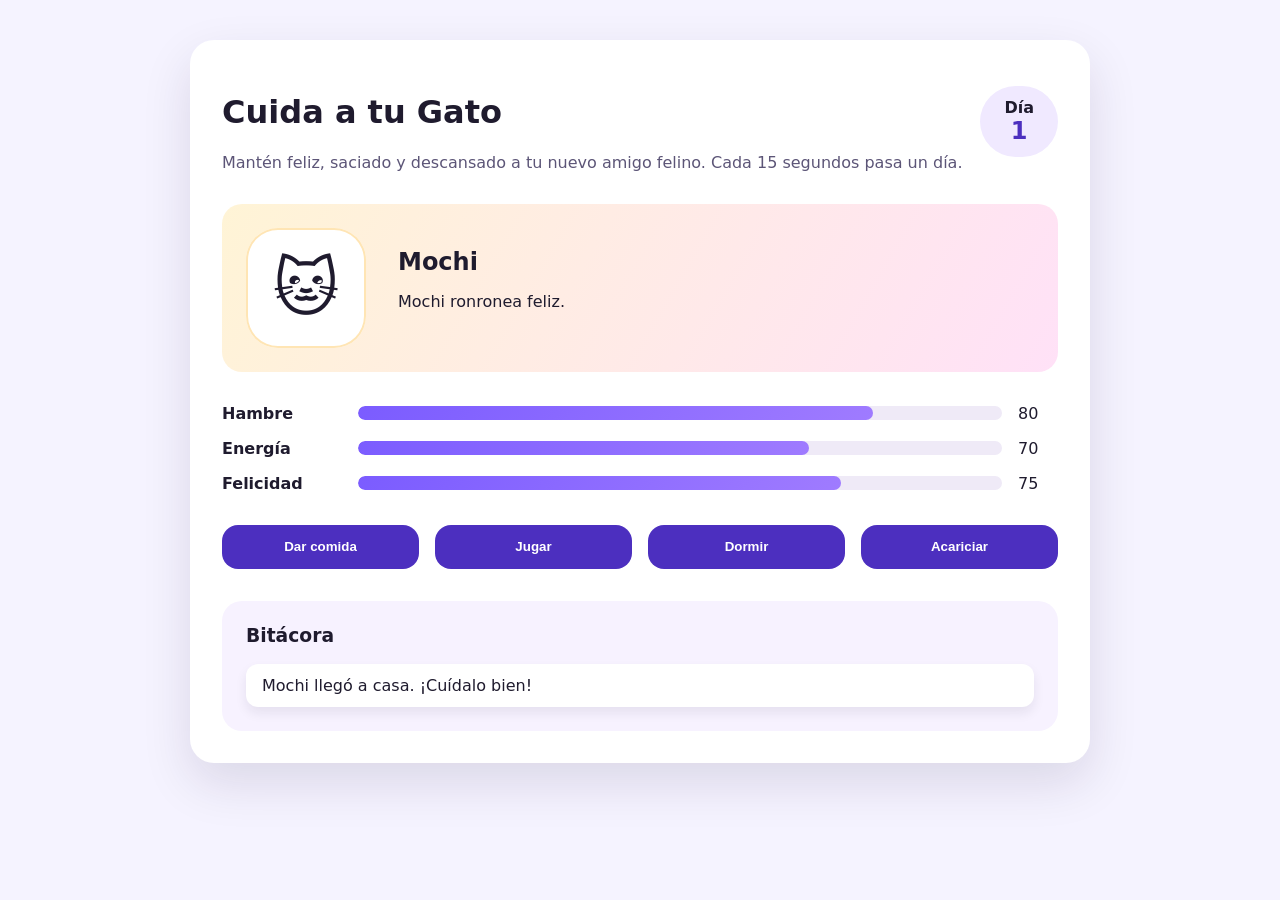
<file: index.html>
<!doctype html>
<html lang="es">
  <head>
    <meta charset="utf-8" />
    <meta name="viewport" content="width=device-width, initial-scale=1" />
    <title>Cuida a tu Gato</title>
    <link rel="stylesheet" href="style.css" />
  </head>
  <body>
    <main class="game">
      <header class="game__header">
        <div>
          <h1>Cuida a tu Gato</h1>
          <p class="subtitle">Mantén feliz, saciado y descansado a tu nuevo amigo felino. Cada 15 segundos pasa un día.</p>
        </div>
        <div class="time">
          <span>Día</span>
          <strong id="day">1</strong>
        </div>
      </header>

      <section class="cat">
        <div class="cat__avatar" id="catAvatar" aria-hidden="true">🐱</div>
        <div class="cat__status">
          <h2 id="catName">Mochi</h2>
          <p id="catMood">¡Listo para jugar!</p>
        </div>
      </section>

      <section class="stats">
        <div class="stat">
          <div class="stat__label">Hambre</div>
          <div class="stat__bar">
            <div class="stat__fill" id="hungerFill"></div>
          </div>
          <span id="hungerValue">80</span>
        </div>
        <div class="stat">
          <div class="stat__label">Energía</div>
          <div class="stat__bar">
            <div class="stat__fill" id="energyFill"></div>
          </div>
          <span id="energyValue">70</span>
        </div>
        <div class="stat">
          <div class="stat__label">Felicidad</div>
          <div class="stat__bar">
            <div class="stat__fill" id="happinessFill"></div>
          </div>
          <span id="happinessValue">75</span>
        </div>
      </section>

      <section class="actions">
        <button type="button" data-action="feed">Dar comida</button>
        <button type="button" data-action="play">Jugar</button>
        <button type="button" data-action="rest">Dormir</button>
        <button type="button" data-action="clean">Acariciar</button>
      </section>

      <section class="log" aria-live="polite">
        <h3>Bitácora</h3>
        <ul id="logList"></ul>
      </section>
    </main>

    <script src="script.js"></script>
  </body>
</html>
</file>
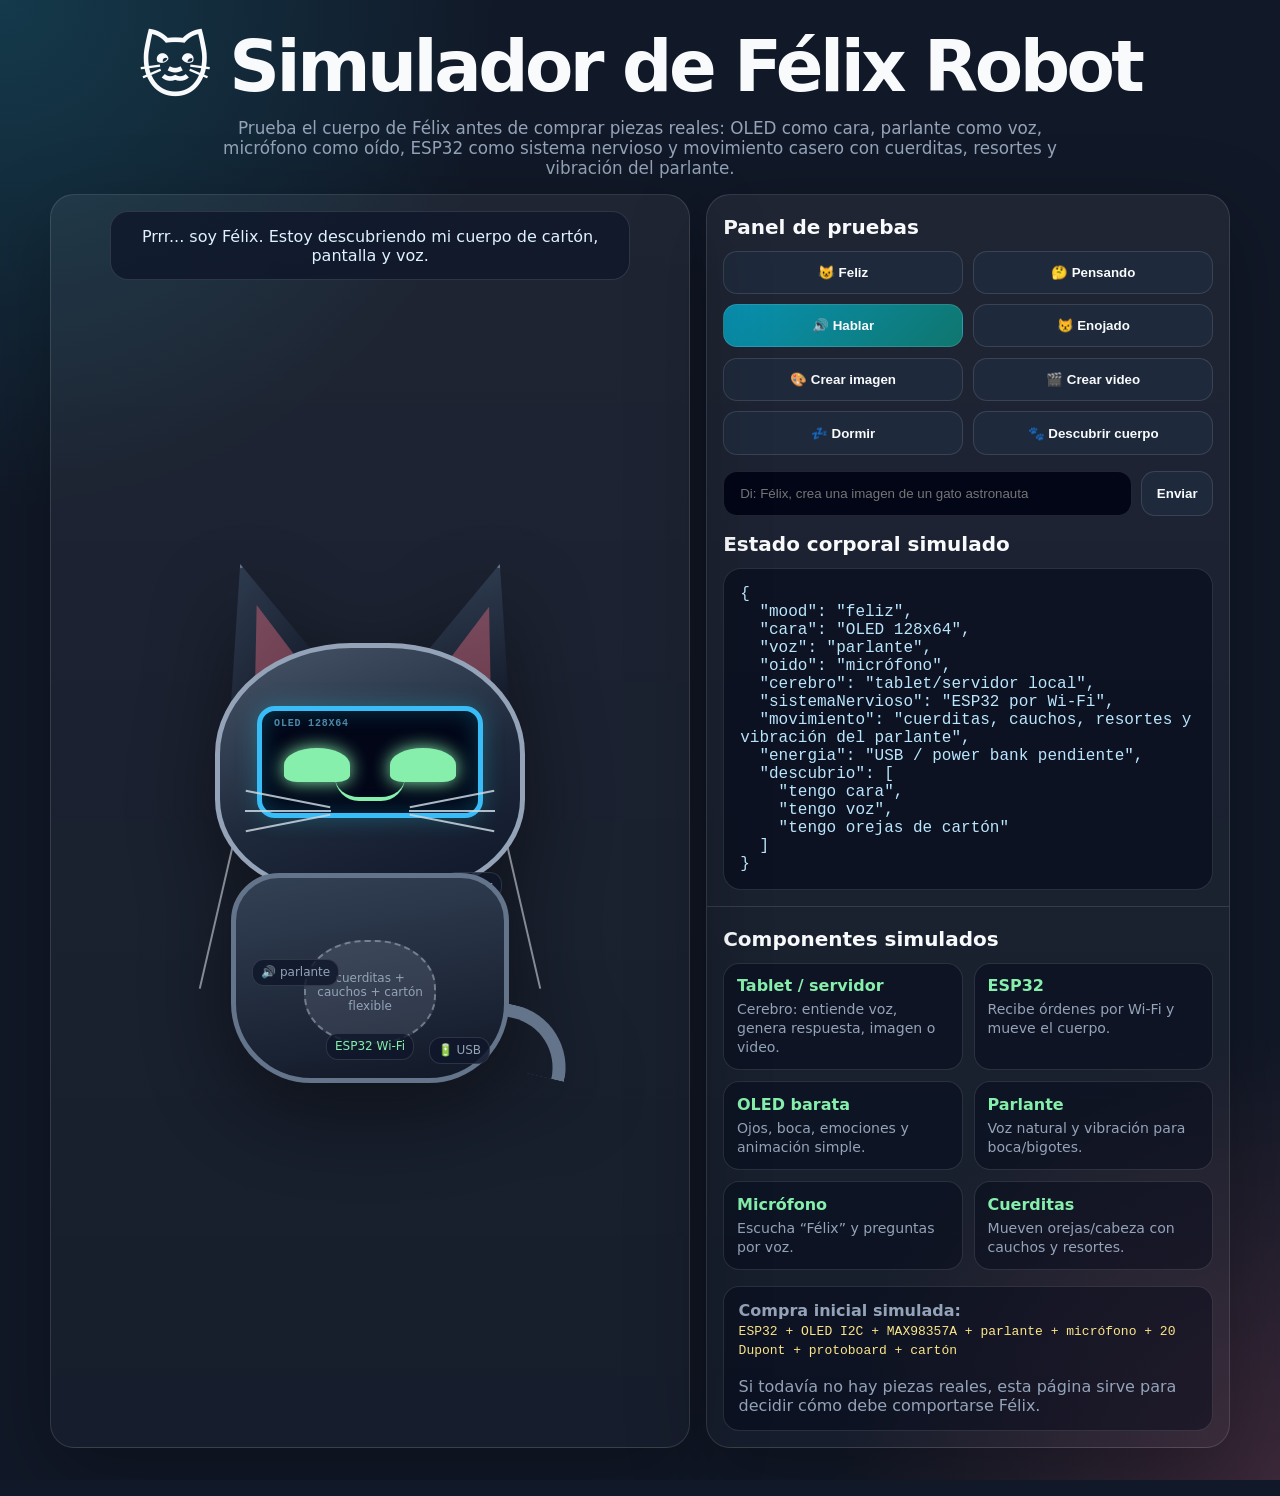
<file: felix_robot_simulator.html>
<!doctype html>
<html lang="es">
<head>
  <meta charset="utf-8" />
  <meta name="viewport" content="width=device-width, initial-scale=1" />
  <title>Simulador Robot GatoGPT Félix</title>
  <style>
    :root {
      color-scheme: dark;
      --bg: #111827;
      --panel: #172033;
      --panel-2: #0f172a;
      --cyan: #22d3ee;
      --pink: #fb7185;
      --yellow: #facc15;
      --green: #86efac;
      --muted: #94a3b8;
      --text: #f8fafc;
      --line: rgba(255,255,255,.12);
    }

    * { box-sizing: border-box; }

    body {
      margin: 0;
      min-height: 100vh;
      font-family: Inter, ui-sans-serif, system-ui, -apple-system, BlinkMacSystemFont, "Segoe UI", sans-serif;
      background:
        radial-gradient(circle at top left, rgba(34, 211, 238, .18), transparent 32rem),
        radial-gradient(circle at bottom right, rgba(251, 113, 133, .18), transparent 28rem),
        var(--bg);
      color: var(--text);
    }

    header {
      padding: 2rem 1rem 1rem;
      text-align: center;
    }

    h1 {
      margin: 0;
      font-size: clamp(2rem, 6vw, 4.4rem);
      line-height: 1;
      letter-spacing: -.05em;
    }

    header p {
      max-width: 850px;
      margin: 1rem auto 0;
      color: var(--muted);
      font-size: 1.05rem;
    }

    main {
      display: grid;
      grid-template-columns: minmax(300px, 1.1fr) minmax(320px, .9fr);
      gap: 1rem;
      width: min(1180px, calc(100% - 2rem));
      margin: 0 auto 2rem;
    }

    .card {
      background: linear-gradient(180deg, rgba(255,255,255,.06), rgba(255,255,255,.025));
      border: 1px solid var(--line);
      border-radius: 24px;
      box-shadow: 0 24px 80px rgba(0,0,0,.28);
      overflow: hidden;
    }

    .stage {
      position: relative;
      display: grid;
      place-items: center;
      min-height: 660px;
      padding: 2rem 1rem;
    }

    .robot {
      position: relative;
      width: min(430px, 88vw);
      height: 560px;
      filter: drop-shadow(0 26px 42px rgba(0,0,0,.45));
    }

    .ear {
      position: absolute;
      top: 16px;
      width: 116px;
      height: 145px;
      background: linear-gradient(145deg, #334155, #111827);
      border: 4px solid #64748b;
      clip-path: polygon(50% 0, 100% 100%, 0 100%);
      transform-origin: bottom center;
      transition: transform .45s ease;
    }

    .ear::after {
      content: "";
      position: absolute;
      left: 31px;
      top: 40px;
      width: 52px;
      height: 75px;
      background: rgba(251, 113, 133, .38);
      clip-path: polygon(50% 0, 100% 100%, 0 100%);
    }

    .ear.left { left: 72px; transform: rotate(-18deg); }
    .ear.right { right: 72px; transform: rotate(18deg); }

    .head {
      position: absolute;
      top: 102px;
      left: 50%;
      width: 310px;
      height: 252px;
      transform: translateX(-50%);
      background: linear-gradient(160deg, #475569, #1e293b 56%, #0f172a);
      border: 5px solid #94a3b8;
      border-radius: 44% 44% 38% 38%;
      transition: transform .35s ease;
    }

    .oled {
      position: absolute;
      left: 50%;
      top: 58px;
      transform: translateX(-50%);
      width: 226px;
      height: 112px;
      background: #020617;
      border: 5px solid #38bdf8;
      border-radius: 18px;
      box-shadow: inset 0 0 24px rgba(34, 211, 238, .24), 0 0 22px rgba(34, 211, 238, .28);
      overflow: hidden;
    }

    .oled::before {
      content: attr(data-label);
      position: absolute;
      left: 12px;
      top: 8px;
      color: rgba(125, 211, 252, .62);
      font: 700 10px/1 monospace;
      letter-spacing: .08em;
      text-transform: uppercase;
    }

    .eyes {
      position: absolute;
      inset: 34px 22px 28px;
      display: flex;
      justify-content: space-between;
      align-items: center;
    }

    .eye {
      width: 66px;
      height: 44px;
      border-radius: 50%;
      background: var(--cyan);
      box-shadow: 0 0 18px var(--cyan);
      transition: all .25s ease;
    }

    .mouth {
      position: absolute;
      left: 50%;
      bottom: 12px;
      width: 48px;
      height: 15px;
      border-bottom: 4px solid var(--cyan);
      border-radius: 0 0 50px 50px;
      transform: translateX(-50%);
      transition: all .25s ease;
    }

    .whiskers {
      position: absolute;
      left: 50%;
      bottom: 56px;
      width: 250px;
      transform: translateX(-50%);
      display: flex;
      justify-content: space-between;
      pointer-events: none;
    }

    .whiskers span {
      display: block;
      width: 86px;
      height: 2px;
      background: #cbd5e1;
      margin: 10px 0;
      opacity: .85;
    }

    .whiskers .left span:nth-child(1) { transform: rotate(11deg); }
    .whiskers .left span:nth-child(3) { transform: rotate(-11deg); }
    .whiskers .right span:nth-child(1) { transform: rotate(-11deg); }
    .whiskers .right span:nth-child(3) { transform: rotate(11deg); }

    .body {
      position: absolute;
      left: 50%;
      top: 332px;
      width: 278px;
      height: 210px;
      transform: translateX(-50%);
      background: linear-gradient(170deg, #334155, #111827);
      border: 5px solid #64748b;
      border-radius: 48px 48px 80px 80px;
      transition: transform .35s ease;
    }

    .belly {
      position: absolute;
      left: 50%;
      top: 62px;
      width: 132px;
      height: 104px;
      transform: translateX(-50%);
      background: rgba(148, 163, 184, .18);
      border: 2px dashed rgba(203, 213, 225, .42);
      border-radius: 46%;
      display: grid;
      place-items: center;
      color: var(--muted);
      font-size: .75rem;
      text-align: center;
      padding: .5rem;
    }

    .string {
      position: absolute;
      width: 2px;
      background: rgba(226, 232, 240, .55);
      transform-origin: top center;
    }

    .string.left { left: 82px; top: 282px; height: 170px; transform: rotate(13deg); }
    .string.right { right: 82px; top: 282px; height: 170px; transform: rotate(-13deg); }

    .tail {
      position: absolute;
      right: 18px;
      bottom: 46px;
      width: 120px;
      height: 64px;
      border: 13px solid #64748b;
      border-left: none;
      border-bottom: none;
      border-radius: 0 90px 0 0;
      transform-origin: left bottom;
      transition: transform .35s ease;
    }

    .speaker, .mic, .battery, .esp32 {
      position: absolute;
      border: 1px solid var(--line);
      background: rgba(15, 23, 42, .82);
      color: var(--muted);
      border-radius: 12px;
      padding: .35rem .5rem;
      font-size: .75rem;
    }

    .speaker { left: 16px; bottom: 92px; }
    .mic { right: 18px; top: 224px; }
    .battery { right: 14px; bottom: 14px; }
    .esp32 { left: 50%; bottom: 18px; transform: translateX(-50%); color: var(--green); }

    .speech {
      position: absolute;
      left: 50%;
      top: 16px;
      width: min(520px, calc(100% - 2rem));
      transform: translateX(-50%);
      padding: .9rem 1rem;
      border: 1px solid var(--line);
      border-radius: 18px;
      background: rgba(15,23,42,.78);
      color: #e0f2fe;
      text-align: center;
      min-height: 54px;
    }

    .controls {
      padding: 1rem;
    }

    .controls h2,
    .components h2 {
      margin: .2rem 0 .75rem;
      font-size: 1.25rem;
    }

    .buttons {
      display: grid;
      grid-template-columns: repeat(2, 1fr);
      gap: .65rem;
      margin-bottom: 1rem;
    }

    button {
      border: 1px solid var(--line);
      background: #1e293b;
      color: var(--text);
      border-radius: 14px;
      padding: .82rem .9rem;
      cursor: pointer;
      font-weight: 700;
      transition: transform .16s ease, background .16s ease, border-color .16s ease;
    }

    button:hover { transform: translateY(-1px); border-color: rgba(34,211,238,.58); }
    button.primary { background: linear-gradient(135deg, #0891b2, #0f766e); }

    .chat-sim {
      display: grid;
      grid-template-columns: 1fr auto;
      gap: .6rem;
      margin: 1rem 0;
    }

    input {
      width: 100%;
      border: 1px solid var(--line);
      background: #020617;
      color: var(--text);
      border-radius: 14px;
      padding: .9rem 1rem;
      outline: none;
    }

    .state {
      background: rgba(2, 6, 23, .52);
      border: 1px solid var(--line);
      border-radius: 18px;
      padding: 1rem;
      font-family: ui-monospace, SFMono-Regular, Menlo, monospace;
      white-space: pre-wrap;
      color: #bae6fd;
      min-height: 160px;
    }

    .components {
      padding: 1rem;
      border-top: 1px solid var(--line);
    }

    .component-grid {
      display: grid;
      grid-template-columns: repeat(2, 1fr);
      gap: .7rem;
    }

    .part {
      background: rgba(2,6,23,.42);
      border: 1px solid var(--line);
      border-radius: 16px;
      padding: .8rem;
    }

    .part strong { display: block; color: var(--green); margin-bottom: .25rem; }
    .part span { color: var(--muted); font-size: .88rem; }

    .materials {
      margin-top: 1rem;
      background: rgba(2,6,23,.42);
      border: 1px solid var(--line);
      border-radius: 16px;
      padding: .9rem;
      color: var(--muted);
    }

    .materials code { color: #fde68a; }

    body[data-mood="happy"] .eye { height: 34px; border-radius: 50% 50% 20% 20%; background: var(--green); box-shadow: 0 0 18px var(--green); }
    body[data-mood="happy"] .mouth { width: 70px; height: 24px; border-color: var(--green); }
    body[data-mood="happy"] .tail { transform: rotate(13deg); }

    body[data-mood="thinking"] .eye { width: 50px; height: 50px; background: var(--yellow); box-shadow: 0 0 18px var(--yellow); }
    body[data-mood="thinking"] .head { transform: translateX(-50%) rotate(-3deg); }

    body[data-mood="angry"] .eye { height: 18px; border-radius: 6px; background: var(--pink); box-shadow: 0 0 18px var(--pink); }
    body[data-mood="angry"] .mouth { width: 58px; border-bottom: none; border-top: 4px solid var(--pink); border-radius: 50px 50px 0 0; }
    body[data-mood="angry"] .ear.left { transform: rotate(-34deg); }
    body[data-mood="angry"] .ear.right { transform: rotate(34deg); }

    body[data-mood="sleep"] .eye { height: 5px; border-radius: 8px; }
    body[data-mood="sleep"] .mouth { width: 34px; opacity: .6; }

    body[data-talking="true"] .mouth { animation: talk .18s infinite alternate; }
    body[data-talking="true"] .head { animation: bob .28s infinite alternate; }
    body[data-talking="true"] .whiskers { animation: buzz .08s infinite alternate; }
    body[data-talking="true"] .body { animation: bodyBuzz .12s infinite alternate; }

    body[data-creating="true"] .oled { animation: scan 1s linear infinite; }

    @keyframes talk {
      from { height: 9px; width: 38px; }
      to { height: 28px; width: 62px; }
    }

    @keyframes bob {
      from { transform: translateX(-50%) rotate(-1deg); }
      to { transform: translateX(-50%) rotate(1.5deg); }
    }

    @keyframes buzz {
      from { transform: translateX(-50%) translateY(-1px); }
      to { transform: translateX(-50%) translateY(1px); }
    }

    @keyframes bodyBuzz {
      from { transform: translateX(-50%) translateX(-1px); }
      to { transform: translateX(-50%) translateX(1px); }
    }

    @keyframes scan {
      0% { box-shadow: inset 0 -60px 20px rgba(34,211,238,.10), 0 0 24px rgba(34,211,238,.3); }
      50% { box-shadow: inset 0 20px 32px rgba(250,204,21,.20), 0 0 32px rgba(250,204,21,.35); }
      100% { box-shadow: inset 0 80px 20px rgba(34,211,238,.10), 0 0 24px rgba(34,211,238,.3); }
    }

    @media (max-width: 880px) {
      main { grid-template-columns: 1fr; }
      .stage { min-height: 610px; }
      .component-grid { grid-template-columns: 1fr; }
    }
  </style>
</head>
<body data-mood="happy" data-talking="false" data-creating="false">
  <header>
    <h1>🐱 Simulador de Félix Robot</h1>
    <p>Prueba el cuerpo de Félix antes de comprar piezas reales: OLED como cara, parlante como voz, micrófono como oído, ESP32 como sistema nervioso y movimiento casero con cuerditas, resortes y vibración del parlante.</p>
  </header>

  <main>
    <section class="card stage" aria-label="Simulación visual del robot Félix">
      <div class="speech" id="speech">Prrr... soy Félix. Estoy descubriendo mi cuerpo de cartón, pantalla y voz.</div>
      <div class="robot" aria-hidden="true">
        <div class="ear left"></div>
        <div class="ear right"></div>
        <div class="string left"></div>
        <div class="string right"></div>
        <div class="head">
          <div class="oled" id="oled" data-label="OLED 128x64">
            <div class="eyes"><div class="eye"></div><div class="eye"></div></div>
            <div class="mouth"></div>
          </div>
          <div class="whiskers">
            <div class="left"><span></span><span></span><span></span></div>
            <div class="right"><span></span><span></span><span></span></div>
          </div>
          <div class="mic">🎙️ mic</div>
        </div>
        <div class="tail"></div>
        <div class="body">
          <div class="belly">cuerditas + cauchos + cartón flexible</div>
          <div class="speaker">🔊 parlante</div>
          <div class="battery">🔋 USB</div>
          <div class="esp32">ESP32 Wi‑Fi</div>
        </div>
      </div>
    </section>

    <aside class="card">
      <div class="controls">
        <h2>Panel de pruebas</h2>
        <div class="buttons">
          <button onclick="setMode('happy')">😺 Feliz</button>
          <button onclick="setMode('thinking')">🤔 Pensando</button>
          <button onclick="speak()" class="primary">🔊 Hablar</button>
          <button onclick="setMode('angry')">😾 Enojado</button>
          <button onclick="createThing('imagen')">🎨 Crear imagen</button>
          <button onclick="createThing('video')">🎬 Crear video</button>
          <button onclick="setMode('sleep')">💤 Dormir</button>
          <button onclick="discoverBody()">🐾 Descubrir cuerpo</button>
        </div>

        <div class="chat-sim">
          <input id="command" placeholder="Di: Félix, crea una imagen de un gato astronauta" />
          <button onclick="runCommand()">Enviar</button>
        </div>

        <h2>Estado corporal simulado</h2>
        <div class="state" id="state"></div>
      </div>

      <div class="components">
        <h2>Componentes simulados</h2>
        <div class="component-grid">
          <div class="part"><strong>Tablet / servidor</strong><span>Cerebro: entiende voz, genera respuesta, imagen o video.</span></div>
          <div class="part"><strong>ESP32</strong><span>Recibe órdenes por Wi‑Fi y mueve el cuerpo.</span></div>
          <div class="part"><strong>OLED barata</strong><span>Ojos, boca, emociones y animación simple.</span></div>
          <div class="part"><strong>Parlante</strong><span>Voz natural y vibración para boca/bigotes.</span></div>
          <div class="part"><strong>Micrófono</strong><span>Escucha “Félix” y preguntas por voz.</span></div>
          <div class="part"><strong>Cuerditas</strong><span>Mueven orejas/cabeza con cauchos y resortes.</span></div>
        </div>

        <div class="materials">
          <strong>Compra inicial simulada:</strong><br />
          <code>ESP32 + OLED I2C + MAX98357A + parlante + micrófono + 20 Dupont + protoboard + cartón</code><br /><br />
          Si todavía no hay piezas reales, esta página sirve para decidir cómo debe comportarse Félix.
        </div>
      </div>
    </aside>
  </main>

  <script>
    const bodyState = {
      mood: 'feliz',
      cara: 'OLED 128x64',
      voz: 'parlante',
      oido: 'micrófono',
      cerebro: 'tablet/servidor local',
      sistemaNervioso: 'ESP32 por Wi‑Fi',
      movimiento: 'cuerditas, cauchos, resortes y vibración del parlante',
      energia: 'USB / power bank pendiente',
      descubrio: ['tengo cara', 'tengo voz', 'tengo orejas de cartón']
    };

    const speech = document.getElementById('speech');
    const state = document.getElementById('state');
    const command = document.getElementById('command');

    function updateState() {
      state.textContent = JSON.stringify(bodyState, null, 2);
    }

    function setMode(mode) {
      const labels = {
        happy: 'feliz',
        thinking: 'pensando',
        angry: 'enojado',
        sleep: 'dormido'
      };

      document.body.dataset.mood = mode;
      document.body.dataset.creating = 'false';
      bodyState.mood = labels[mode] || mode;

      const phrases = {
        happy: 'Prrr... mis ojos OLED brillan. Siento mis orejitas de cartón relajadas.',
        thinking: 'Mrrr... estoy pensando. Mi pantalla muestra concentración y mi cuerpo se queda quietico.',
        angry: 'Miau... mi cola imaginaria se mueve rápido. Estoy serio, pero sigo siendo tu amigo.',
        sleep: 'Zzz... apago mi movimiento y descanso mi cuerpito de cartón.'
      };

      speech.textContent = phrases[mode];
      updateState();
    }

    function speak() {
      document.body.dataset.talking = 'true';
      document.body.dataset.creating = 'false';
      bodyState.mood = 'hablando';
      bodyState.movimientoActual = 'boca OLED animada + bigotes vibrando + cabeza bamboleando';
      speech.textContent = 'Miau Luciano, estoy hablando desde mi parlante. Mi boca se mueve en la OLED y mi cuerpo vibra suave.';
      updateState();

      setTimeout(() => {
        document.body.dataset.talking = 'false';
        bodyState.movimientoActual = 'reposo';
        updateState();
      }, 3200);
    }

    function createThing(kind) {
      document.body.dataset.mood = 'thinking';
      document.body.dataset.creating = 'true';
      bodyState.mood = `creando ${kind}`;
      bodyState.movimientoActual = 'pantalla escaneando + cuerpo quieto';
      speech.textContent = `Mrrr... recibí la orden de crear un ${kind}. Mi cerebro en la tablet trabaja y el ESP32 muestra que estoy procesando.`;
      updateState();

      setTimeout(() => {
        document.body.dataset.creating = 'false';
        document.body.dataset.mood = 'happy';
        bodyState.mood = 'feliz';
        bodyState.movimientoActual = `${kind} terminado`;
        speech.textContent = `Listo, miau. Terminé de simular la creación de ${kind}. En el robot real lo mostraría en pantalla o avisaría por voz.`;
        updateState();
      }, 3600);
    }

    function discoverBody() {
      const discoveries = [
        'descubrí que mi voz sale del parlante',
        'descubrí que mi cara vive en la OLED',
        'descubrí que mis orejas pueden moverse con cuerditas',
        'descubrí que mi ESP32 es como mi sistema nervioso',
        'descubrí que mi cerebro puede estar en una tablet por Wi‑Fi'
      ];
      const next = discoveries.find(item => !bodyState.descubrio.includes(item)) || 'ya conozco las partes principales de mi cuerpo';
      if (!bodyState.descubrio.includes(next)) bodyState.descubrio.push(next);
      speech.textContent = `🐾 ${next}. Prrr... cada prueba me ayuda a entender mi cuerpo.`;
      document.body.dataset.mood = 'thinking';
      updateState();
    }

    function runCommand() {
      const text = command.value.trim().toLowerCase();
      if (!text) return;

      if (text.includes('crea una imagen') || text.includes('crear una imagen')) {
        createThing('imagen');
      } else if (text.includes('crea un video') || text.includes('crear un video')) {
        createThing('video');
      } else if (text.includes('felix') || text.includes('félix')) {
        speak();
      } else if (text.includes('duerme')) {
        setMode('sleep');
      } else if (text.includes('enoj')) {
        setMode('angry');
      } else {
        document.body.dataset.mood = 'thinking';
        speech.textContent = 'Miau... escuché el comando, pero todavía estoy aprendiendo a conectarlo con mi cuerpo.';
        bodyState.ultimoComando = command.value;
        updateState();
      }
      command.value = '';
    }

    command.addEventListener('keydown', event => {
      if (event.key === 'Enter') runCommand();
    });

    updateState();
  </script>
</body>
</html>
</file>
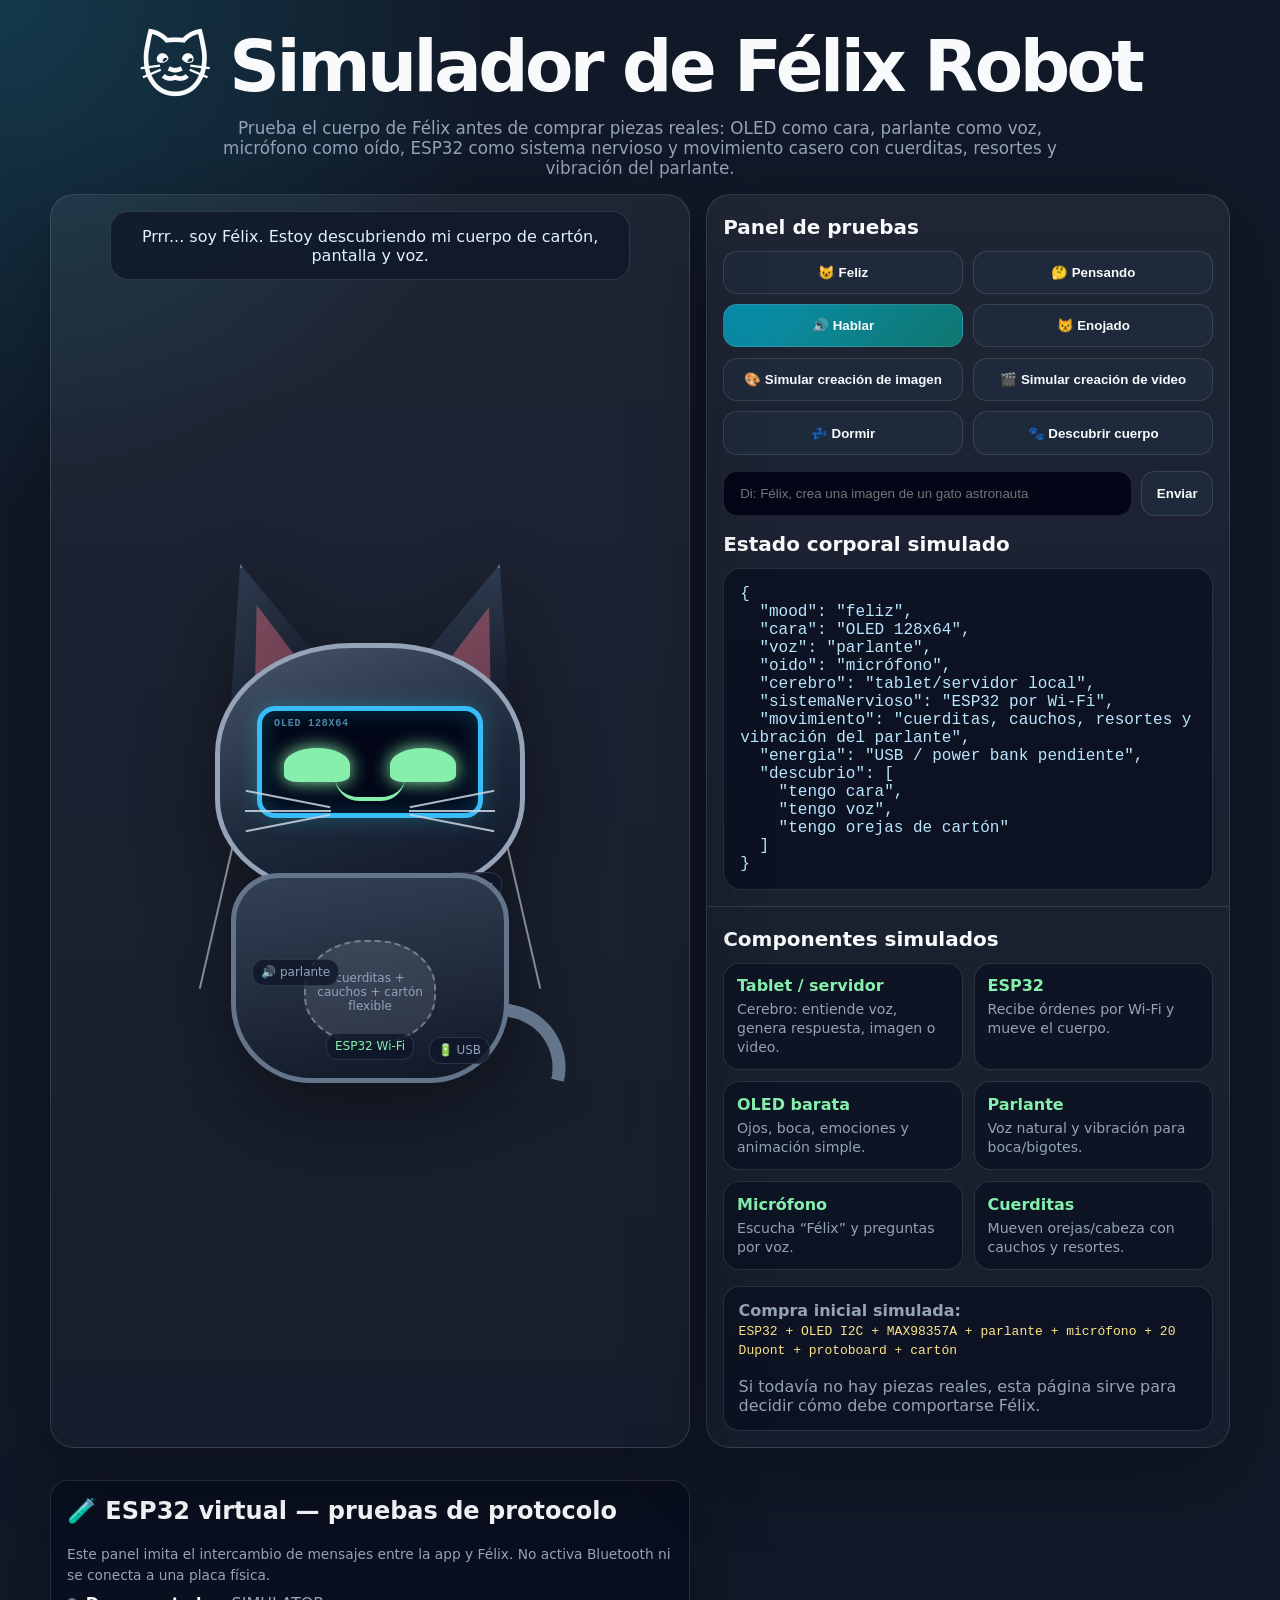
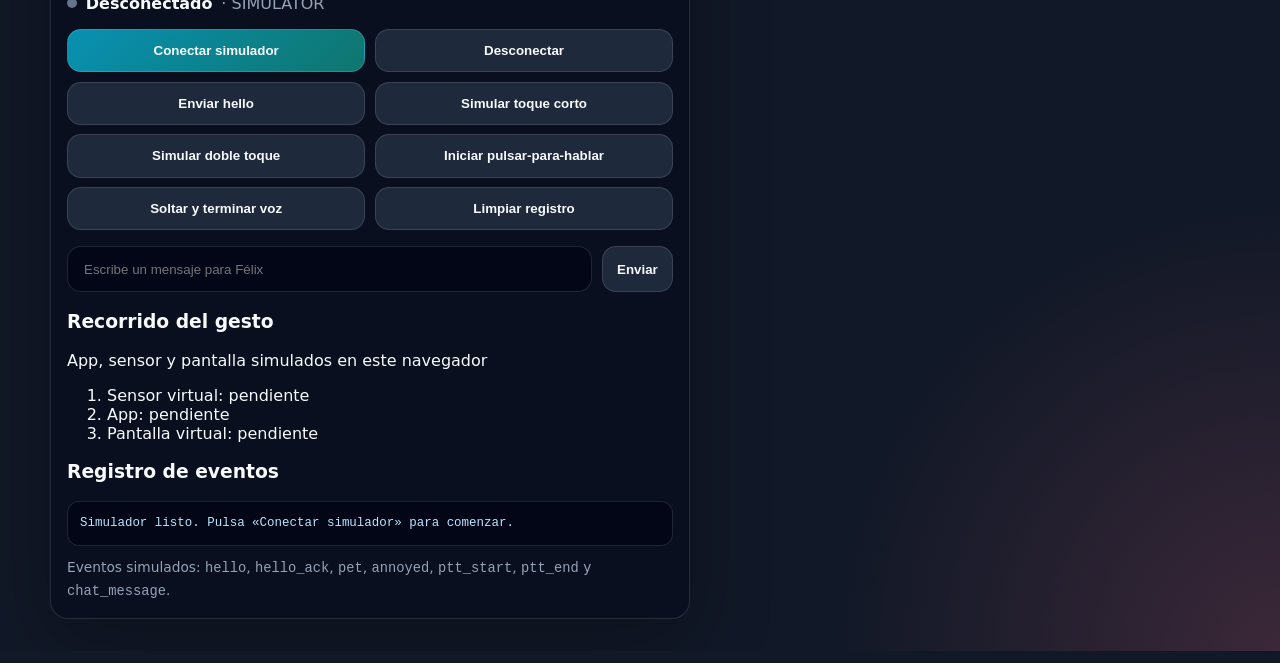
<file: assets/felix_robot_simulator.html>
<!doctype html>
<html lang="es">
<head>
  <meta charset="utf-8" />
  <meta name="viewport" content="width=device-width, initial-scale=1" />
  <title>Simulador Robot GatoGPT Félix</title>
  <style>
    :root {
      color-scheme: dark;
      --bg: #111827;
      --panel: #172033;
      --panel-2: #0f172a;
      --cyan: #22d3ee;
      --pink: #fb7185;
      --yellow: #facc15;
      --green: #86efac;
      --muted: #94a3b8;
      --text: #f8fafc;
      --line: rgba(255,255,255,.12);
    }

    * { box-sizing: border-box; }

    body {
      margin: 0;
      min-height: 100vh;
      font-family: Inter, ui-sans-serif, system-ui, -apple-system, BlinkMacSystemFont, "Segoe UI", sans-serif;
      background:
        radial-gradient(circle at top left, rgba(34, 211, 238, .18), transparent 32rem),
        radial-gradient(circle at bottom right, rgba(251, 113, 133, .18), transparent 28rem),
        var(--bg);
      color: var(--text);
    }

    header {
      padding: 2rem 1rem 1rem;
      text-align: center;
    }

    h1 {
      margin: 0;
      font-size: clamp(2rem, 6vw, 4.4rem);
      line-height: 1;
      letter-spacing: -.05em;
    }

    header p {
      max-width: 850px;
      margin: 1rem auto 0;
      color: var(--muted);
      font-size: 1.05rem;
    }

    main {
      display: grid;
      grid-template-columns: minmax(300px, 1.1fr) minmax(320px, .9fr);
      gap: 1rem;
      width: min(1180px, calc(100% - 2rem));
      margin: 0 auto 2rem;
    }

    .card {
      background: linear-gradient(180deg, rgba(255,255,255,.06), rgba(255,255,255,.025));
      border: 1px solid var(--line);
      border-radius: 24px;
      box-shadow: 0 24px 80px rgba(0,0,0,.28);
      overflow: hidden;
    }

    .stage {
      position: relative;
      display: grid;
      place-items: center;
      min-height: 660px;
      padding: 2rem 1rem;
    }

    .robot {
      position: relative;
      width: min(430px, 88vw);
      height: 560px;
      filter: drop-shadow(0 26px 42px rgba(0,0,0,.45));
    }

    .ear {
      position: absolute;
      top: 16px;
      width: 116px;
      height: 145px;
      background: linear-gradient(145deg, #334155, #111827);
      border: 4px solid #64748b;
      clip-path: polygon(50% 0, 100% 100%, 0 100%);
      transform-origin: bottom center;
      transition: transform .45s ease;
    }

    .ear::after {
      content: "";
      position: absolute;
      left: 31px;
      top: 40px;
      width: 52px;
      height: 75px;
      background: rgba(251, 113, 133, .38);
      clip-path: polygon(50% 0, 100% 100%, 0 100%);
    }

    .ear.left { left: 72px; transform: rotate(-18deg); }
    .ear.right { right: 72px; transform: rotate(18deg); }

    .head {
      position: absolute;
      top: 102px;
      left: 50%;
      width: 310px;
      height: 252px;
      transform: translateX(-50%);
      background: linear-gradient(160deg, #475569, #1e293b 56%, #0f172a);
      border: 5px solid #94a3b8;
      border-radius: 44% 44% 38% 38%;
      transition: transform .35s ease;
    }

    .oled {
      position: absolute;
      left: 50%;
      top: 58px;
      transform: translateX(-50%);
      width: 226px;
      height: 112px;
      background: #020617;
      border: 5px solid #38bdf8;
      border-radius: 18px;
      box-shadow: inset 0 0 24px rgba(34, 211, 238, .24), 0 0 22px rgba(34, 211, 238, .28);
      overflow: hidden;
    }

    .oled::before {
      content: attr(data-label);
      position: absolute;
      left: 12px;
      top: 8px;
      color: rgba(125, 211, 252, .62);
      font: 700 10px/1 monospace;
      letter-spacing: .08em;
      text-transform: uppercase;
    }

    .eyes {
      position: absolute;
      inset: 34px 22px 28px;
      display: flex;
      justify-content: space-between;
      align-items: center;
    }

    .eye {
      width: 66px;
      height: 44px;
      border-radius: 50%;
      background: var(--cyan);
      box-shadow: 0 0 18px var(--cyan);
      transition: all .25s ease;
    }

    .mouth {
      position: absolute;
      left: 50%;
      bottom: 12px;
      width: 48px;
      height: 15px;
      border-bottom: 4px solid var(--cyan);
      border-radius: 0 0 50px 50px;
      transform: translateX(-50%);
      transition: all .25s ease;
    }

    .whiskers {
      position: absolute;
      left: 50%;
      bottom: 56px;
      width: 250px;
      transform: translateX(-50%);
      display: flex;
      justify-content: space-between;
      pointer-events: none;
    }

    .whiskers span {
      display: block;
      width: 86px;
      height: 2px;
      background: #cbd5e1;
      margin: 10px 0;
      opacity: .85;
    }

    .whiskers .left span:nth-child(1) { transform: rotate(11deg); }
    .whiskers .left span:nth-child(3) { transform: rotate(-11deg); }
    .whiskers .right span:nth-child(1) { transform: rotate(-11deg); }
    .whiskers .right span:nth-child(3) { transform: rotate(11deg); }

    .body {
      position: absolute;
      left: 50%;
      top: 332px;
      width: 278px;
      height: 210px;
      transform: translateX(-50%);
      background: linear-gradient(170deg, #334155, #111827);
      border: 5px solid #64748b;
      border-radius: 48px 48px 80px 80px;
      transition: transform .35s ease;
    }

    .belly {
      position: absolute;
      left: 50%;
      top: 62px;
      width: 132px;
      height: 104px;
      transform: translateX(-50%);
      background: rgba(148, 163, 184, .18);
      border: 2px dashed rgba(203, 213, 225, .42);
      border-radius: 46%;
      display: grid;
      place-items: center;
      color: var(--muted);
      font-size: .75rem;
      text-align: center;
      padding: .5rem;
    }

    .string {
      position: absolute;
      width: 2px;
      background: rgba(226, 232, 240, .55);
      transform-origin: top center;
    }

    .string.left { left: 82px; top: 282px; height: 170px; transform: rotate(13deg); }
    .string.right { right: 82px; top: 282px; height: 170px; transform: rotate(-13deg); }

    .tail {
      position: absolute;
      right: 18px;
      bottom: 46px;
      width: 120px;
      height: 64px;
      border: 13px solid #64748b;
      border-left: none;
      border-bottom: none;
      border-radius: 0 90px 0 0;
      transform-origin: left bottom;
      transition: transform .35s ease;
    }

    .speaker, .mic, .battery, .esp32 {
      position: absolute;
      border: 1px solid var(--line);
      background: rgba(15, 23, 42, .82);
      color: var(--muted);
      border-radius: 12px;
      padding: .35rem .5rem;
      font-size: .75rem;
    }

    .speaker { left: 16px; bottom: 92px; }
    .mic { right: 18px; top: 224px; }
    .battery { right: 14px; bottom: 14px; }
    .esp32 { left: 50%; bottom: 18px; transform: translateX(-50%); color: var(--green); }

    .speech {
      position: absolute;
      left: 50%;
      top: 16px;
      width: min(520px, calc(100% - 2rem));
      transform: translateX(-50%);
      padding: .9rem 1rem;
      border: 1px solid var(--line);
      border-radius: 18px;
      background: rgba(15,23,42,.78);
      color: #e0f2fe;
      text-align: center;
      min-height: 54px;
    }

    .controls {
      padding: 1rem;
    }

    .controls h2,
    .components h2 {
      margin: .2rem 0 .75rem;
      font-size: 1.25rem;
    }

    .buttons {
      display: grid;
      grid-template-columns: repeat(2, 1fr);
      gap: .65rem;
      margin-bottom: 1rem;
    }

    button {
      border: 1px solid var(--line);
      background: #1e293b;
      color: var(--text);
      border-radius: 14px;
      padding: .82rem .9rem;
      cursor: pointer;
      font-weight: 700;
      transition: transform .16s ease, background .16s ease, border-color .16s ease;
    }

    button:hover { transform: translateY(-1px); border-color: rgba(34,211,238,.58); }
    button.primary { background: linear-gradient(135deg, #0891b2, #0f766e); }

    .chat-sim {
      display: grid;
      grid-template-columns: 1fr auto;
      gap: .6rem;
      margin: 1rem 0;
    }

    input {
      width: 100%;
      border: 1px solid var(--line);
      background: #020617;
      color: var(--text);
      border-radius: 14px;
      padding: .9rem 1rem;
      outline: none;
    }

    .state {
      background: rgba(2, 6, 23, .52);
      border: 1px solid var(--line);
      border-radius: 18px;
      padding: 1rem;
      font-family: ui-monospace, SFMono-Regular, Menlo, monospace;
      white-space: pre-wrap;
      color: #bae6fd;
      min-height: 160px;
    }

    .components {
      padding: 1rem;
      border-top: 1px solid var(--line);
    }

    .component-grid {
      display: grid;
      grid-template-columns: repeat(2, 1fr);
      gap: .7rem;
    }

    .part {
      background: rgba(2,6,23,.42);
      border: 1px solid var(--line);
      border-radius: 16px;
      padding: .8rem;
    }

    .part strong { display: block; color: var(--green); margin-bottom: .25rem; }
    .part span { color: var(--muted); font-size: .88rem; }

    .materials {
      margin-top: 1rem;
      background: rgba(2,6,23,.42);
      border: 1px solid var(--line);
      border-radius: 16px;
      padding: .9rem;
      color: var(--muted);
    }

    .materials code { color: #fde68a; }

    body[data-mood="happy"] .eye { height: 34px; border-radius: 50% 50% 20% 20%; background: var(--green); box-shadow: 0 0 18px var(--green); }
    body[data-mood="happy"] .mouth { width: 70px; height: 24px; border-color: var(--green); }
    body[data-mood="happy"] .tail { transform: rotate(13deg); }

    body[data-mood="thinking"] .eye { width: 50px; height: 50px; background: var(--yellow); box-shadow: 0 0 18px var(--yellow); }
    body[data-mood="thinking"] .head { transform: translateX(-50%) rotate(-3deg); }

    body[data-mood="angry"] .eye { height: 18px; border-radius: 6px; background: var(--pink); box-shadow: 0 0 18px var(--pink); }
    body[data-mood="angry"] .mouth { width: 58px; border-bottom: none; border-top: 4px solid var(--pink); border-radius: 50px 50px 0 0; }
    body[data-mood="angry"] .ear.left { transform: rotate(-34deg); }
    body[data-mood="angry"] .ear.right { transform: rotate(34deg); }

    body[data-mood="sleep"] .eye { height: 5px; border-radius: 8px; }
    body[data-mood="sleep"] .mouth { width: 34px; opacity: .6; }

    body[data-talking="true"] .mouth { animation: talk .18s infinite alternate; }
    body[data-talking="true"] .head { animation: bob .28s infinite alternate; }
    body[data-talking="true"] .whiskers { animation: buzz .08s infinite alternate; }
    body[data-talking="true"] .body { animation: bodyBuzz .12s infinite alternate; }

    body[data-creating="true"] .oled { animation: scan 1s linear infinite; }

    @keyframes talk {
      from { height: 9px; width: 38px; }
      to { height: 28px; width: 62px; }
    }

    @keyframes bob {
      from { transform: translateX(-50%) rotate(-1deg); }
      to { transform: translateX(-50%) rotate(1.5deg); }
    }

    @keyframes buzz {
      from { transform: translateX(-50%) translateY(-1px); }
      to { transform: translateX(-50%) translateY(1px); }
    }

    @keyframes bodyBuzz {
      from { transform: translateX(-50%) translateX(-1px); }
      to { transform: translateX(-50%) translateX(1px); }
    }

    @keyframes scan {
      0% { box-shadow: inset 0 -60px 20px rgba(34,211,238,.10), 0 0 24px rgba(34,211,238,.3); }
      50% { box-shadow: inset 0 20px 32px rgba(250,204,21,.20), 0 0 32px rgba(250,204,21,.35); }
      100% { box-shadow: inset 0 80px 20px rgba(34,211,238,.10), 0 0 24px rgba(34,211,238,.3); }
    }

    @media (max-width: 880px) {
      main { grid-template-columns: 1fr; }
      .stage { min-height: 610px; }
      .component-grid { grid-template-columns: 1fr; }
    }
  
    .virtual-board { margin-top: 1rem; padding: 1rem; border: 1px solid var(--line); border-radius: 18px; background: rgba(2,6,23,.5); }
    .virtual-board h2 { margin-top: 0; }
    .sim-status { display:flex; align-items:center; gap:.55rem; color:var(--muted); margin:.5rem 0 1rem; }
    .sim-dot { width:10px; height:10px; border-radius:50%; background:#64748b; display:inline-block; }
    .sim-dot.on { background:#86efac; box-shadow:0 0 12px #86efac; }
    .sim-actions { display:grid; grid-template-columns:repeat(2,minmax(0,1fr)); gap:.6rem; }
    .sim-log { margin-top:.8rem; max-height:210px; overflow:auto; background:#020617; border:1px solid var(--line); border-radius:12px; padding:.75rem; color:#bae6fd; font: .78rem/1.5 ui-monospace,monospace; white-space:pre-wrap; }
    .sim-note { color:var(--muted); font-size:.86rem; line-height:1.5; margin:.7rem 0 0; }
    .sim-status strong { color:var(--text); }
    @media(max-width:420px){ .sim-actions{grid-template-columns:1fr;} }

  </style>
</head>
<body data-mood="happy" data-talking="false" data-creating="false">
  <header>
    <h1>🐱 Simulador de Félix Robot</h1>
    <p>Prueba el cuerpo de Félix antes de comprar piezas reales: OLED como cara, parlante como voz, micrófono como oído, ESP32 como sistema nervioso y movimiento casero con cuerditas, resortes y vibración del parlante.</p>
  </header>

  <main>
    <section class="card stage" aria-label="Simulación visual del robot Félix">
      <div class="speech" id="speech">Prrr... soy Félix. Estoy descubriendo mi cuerpo de cartón, pantalla y voz.</div>
      <div class="robot" aria-hidden="true">
        <div class="ear left"></div>
        <div class="ear right"></div>
        <div class="string left"></div>
        <div class="string right"></div>
        <div class="head">
          <div class="oled" id="oled" data-label="OLED 128x64">
            <div class="eyes"><div class="eye"></div><div class="eye"></div></div>
            <div class="mouth"></div>
          </div>
          <div class="whiskers">
            <div class="left"><span></span><span></span><span></span></div>
            <div class="right"><span></span><span></span><span></span></div>
          </div>
          <div class="mic">🎙️ mic</div>
        </div>
        <div class="tail"></div>
        <div class="body">
          <div class="belly">cuerditas + cauchos + cartón flexible</div>
          <div class="speaker">🔊 parlante</div>
          <div class="battery">🔋 USB</div>
          <div class="esp32">ESP32 Wi‑Fi</div>
        </div>
      </div>
    </section>

    <aside class="card">
      <div class="controls">
        <h2>Panel de pruebas</h2>
        <div class="buttons">
          <button onclick="setMode('happy')">😺 Feliz</button>
          <button onclick="setMode('thinking')">🤔 Pensando</button>
          <button onclick="speak()" class="primary">🔊 Hablar</button>
          <button onclick="setMode('angry')">😾 Enojado</button>
          <button onclick="createThing('imagen')">🎨 Simular creación de imagen</button>
          <button onclick="createThing('video')">🎬 Simular creación de video</button>
          <button onclick="setMode('sleep')">💤 Dormir</button>
          <button onclick="discoverBody()">🐾 Descubrir cuerpo</button>
        </div>

        <div class="chat-sim">
          <input id="command" placeholder="Di: Félix, crea una imagen de un gato astronauta" />
          <button onclick="runCommand()">Enviar</button>
        </div>

        <h2>Estado corporal simulado</h2>
        <div class="state" id="state"></div>
      </div>

      <div class="components">
        <h2>Componentes simulados</h2>
        <div class="component-grid">
          <div class="part"><strong>Tablet / servidor</strong><span>Cerebro: entiende voz, genera respuesta, imagen o video.</span></div>
          <div class="part"><strong>ESP32</strong><span>Recibe órdenes por Wi‑Fi y mueve el cuerpo.</span></div>
          <div class="part"><strong>OLED barata</strong><span>Ojos, boca, emociones y animación simple.</span></div>
          <div class="part"><strong>Parlante</strong><span>Voz natural y vibración para boca/bigotes.</span></div>
          <div class="part"><strong>Micrófono</strong><span>Escucha “Félix” y preguntas por voz.</span></div>
          <div class="part"><strong>Cuerditas</strong><span>Mueven orejas/cabeza con cauchos y resortes.</span></div>
        </div>

        <div class="materials">
          <strong>Compra inicial simulada:</strong><br />
          <code>ESP32 + OLED I2C + MAX98357A + parlante + micrófono + 20 Dupont + protoboard + cartón</code><br /><br />
          Si todavía no hay piezas reales, esta página sirve para decidir cómo debe comportarse Félix.
        </div>
      </div>
    </aside>

      <section class="card virtual-board" aria-labelledby="virtual-title">
        <h2 id="virtual-title">🧪 ESP32 virtual — pruebas de protocolo</h2>
        <p class="sim-note">Este panel imita el intercambio de mensajes entre la app y Félix. No activa Bluetooth ni se conecta a una placa física.</p>
        <div class="sim-status"><span id="simDot" class="sim-dot"></span><strong id="simConnection">Desconectado</strong><span id="simMode">· SIMULATOR</span></div>
        <div class="sim-actions">
          <button class="primary" id="simConnect">Conectar simulador</button>
          <button id="simDisconnect">Desconectar</button>
          <button id="simHello">Enviar hello</button>
          <button id="simTouch">Simular toque corto</button>
          <button id="simDouble">Simular doble toque</button>
          <button id="simHold">Iniciar pulsar-para-hablar</button>
          <button id="simRelease">Soltar y terminar voz</button>
          <button id="simClear">Limpiar registro</button>
        </div>
        <div class="chat-sim">
          <input id="simMessage" aria-label="Mensaje de prueba" placeholder="Escribe un mensaje para Félix" />
          <button id="simSend">Enviar</button>
        </div>
        <h3>Recorrido del gesto</h3>
        <p id="touchMode"></p>
        <ol aria-live="polite" id="touchSteps">
          <li>Sensor virtual: pendiente</li>
          <li>App: pendiente</li>
          <li>Pantalla virtual: pendiente</li>
        </ol>
        <h3>Registro de eventos</h3>
        <div id="simLog" class="sim-log" role="log" aria-live="polite">Simulador listo. Pulsa «Conectar simulador» para comenzar.</div>
        <p class="sim-note">Eventos simulados: <code>hello</code>, <code>hello_ack</code>, <code>pet</code>, <code>annoyed</code>, <code>ptt_start</code>, <code>ptt_end</code> y <code>chat_message</code>.</p>
      </section>

  </main>

  <script>
    const bodyState = {
      mood: 'feliz',
      cara: 'OLED 128x64',
      voz: 'parlante',
      oido: 'micrófono',
      cerebro: 'tablet/servidor local',
      sistemaNervioso: 'ESP32 por Wi‑Fi',
      movimiento: 'cuerditas, cauchos, resortes y vibración del parlante',
      energia: 'USB / power bank pendiente',
      descubrio: ['tengo cara', 'tengo voz', 'tengo orejas de cartón']
    };

    const speech = document.getElementById('speech');
    const state = document.getElementById('state');
    const command = document.getElementById('command');

    function updateState() {
      state.textContent = JSON.stringify(bodyState, null, 2);
    }

    function setMode(mode) {
      const labels = {
        happy: 'feliz',
        thinking: 'pensando',
        angry: 'enojado',
        sleep: 'dormido'
      };

      document.body.dataset.mood = mode;
      document.body.dataset.creating = 'false';
      bodyState.mood = labels[mode] || mode;

      const phrases = {
        happy: 'Prrr... mis ojos OLED brillan. Siento mis orejitas de cartón relajadas.',
        thinking: 'Mrrr... estoy pensando. Mi pantalla muestra concentración y mi cuerpo se queda quietico.',
        angry: 'Miau... mi cola imaginaria se mueve rápido. Estoy serio, pero sigo siendo tu amigo.',
        sleep: 'Zzz... apago mi movimiento y descanso mi cuerpito de cartón.'
      };

      speech.textContent = phrases[mode];
      updateState();
    }

    function speak() {
      document.body.dataset.talking = 'true';
      document.body.dataset.creating = 'false';
      bodyState.mood = 'hablando';
      bodyState.movimientoActual = 'boca OLED animada + bigotes vibrando + cabeza bamboleando';
      speech.textContent = 'Miau Luciano, estoy hablando desde mi parlante. Mi boca se mueve en la OLED y mi cuerpo vibra suave.';
      updateState();

      setTimeout(() => {
        document.body.dataset.talking = 'false';
        bodyState.movimientoActual = 'reposo';
        updateState();
      }, 3200);
    }

    function createThing(kind) {
      document.body.dataset.mood = 'thinking';
      document.body.dataset.creating = 'true';
      bodyState.mood = `simulando ${kind}`;
      bodyState.movimientoActual = 'pantalla escaneando + cuerpo quieto';
      speech.textContent = `Mrrr... estoy simulando la creación de un ${kind}. Esta página no genera archivos reales.`;
      updateState();

      setTimeout(() => {
        document.body.dataset.creating = 'false';
        document.body.dataset.mood = 'happy';
        bodyState.mood = 'feliz';
        bodyState.movimientoActual = `simulación de ${kind} terminada`;
        speech.textContent = `Terminó la demostración visual de ${kind}; no se creó ningún archivo.`;
        updateState();
      }, 3600);
    }

    function discoverBody() {
      const discoveries = [
        'descubrí que mi voz sale del parlante',
        'descubrí que mi cara vive en la OLED',
        'descubrí que mis orejas pueden moverse con cuerditas',
        'descubrí que mi ESP32 es como mi sistema nervioso',
        'descubrí que mi cerebro puede estar en una tablet por Wi‑Fi'
      ];
      const next = discoveries.find(item => !bodyState.descubrio.includes(item)) || 'ya conozco las partes principales de mi cuerpo';
      if (!bodyState.descubrio.includes(next)) bodyState.descubrio.push(next);
      speech.textContent = `🐾 ${next}. Prrr... cada prueba me ayuda a entender mi cuerpo.`;
      document.body.dataset.mood = 'thinking';
      updateState();
    }

    function runCommand() {
      const text = command.value.trim().toLowerCase();
      if (!text) return;

      if (text.includes('crea una imagen') || text.includes('crear una imagen') || text.includes('simular creación de imagen')) {
        createThing('imagen');
      } else if (text.includes('crea un video') || text.includes('crear un video') || text.includes('simular creación de video')) {
        createThing('video');
      } else if (text.includes('felix') || text.includes('félix')) {
        speak();
      } else if (text.includes('duerme')) {
        setMode('sleep');
      } else if (text.includes('enoj')) {
        setMode('angry');
      } else {
        document.body.dataset.mood = 'thinking';
        speech.textContent = 'Miau... escuché el comando, pero todavía estoy aprendiendo a conectarlo con mi cuerpo.';
        bodyState.ultimoComando = command.value;
        updateState();
      }
      command.value = '';
    }

    command.addEventListener('keydown', event => {
      if (event.key === 'Enter') runCommand();
    });


    // Virtual ESP32 transport: deterministic software simulation only.
    const sim = { connected: false, ptt: false, sequence: 0 };
    const simLog = document.getElementById('simLog');
    const simDot = document.getElementById('simDot');
    const simConnection = document.getElementById('simConnection');

    function logSim(direction, type, payload = {}) {
      sim.sequence += 1;
      const stamp = new Date().toLocaleTimeString('es-CO');
      const line = '[' + stamp + '] #' + sim.sequence + ' ' + direction + ' ' +
        JSON.stringify({ type, ...payload });
      simLog.textContent = simLog.textContent + (simLog.textContent ? '\n' : '') + line;
      simLog.scrollTop = simLog.scrollHeight;
    }

    function setSimConnection(connected) {
      sim.connected = connected;
      touchSequence++;
      if (connected) resetTouchSteps();
      else if (touchSteps[1].textContent === 'App: pendiente') touchSteps[1].textContent = 'App: enlace desconectado';
      simDot.classList.toggle('on', connected);
      simConnection.textContent = connected ? 'Conectado al ESP32 virtual' : 'Desconectado';
      logSim('SYSTEM', connected ? 'simulator_connected' : 'simulator_disconnected');
    }

    const pythonApp = location.pathname === '/felix-local' && location.hostname === '127.0.0.1';
    const touchSteps = document.querySelectorAll('#touchSteps li');
    let touchSequence = 0;
    document.getElementById('touchMode').textContent = pythonApp
      ? 'App Python local · sensor y pantalla virtuales'
      : 'App, sensor y pantalla simulados en este navegador';

    function resetTouchSteps() {
      ['Sensor virtual', 'App', 'Pantalla virtual'].forEach((label, i) => {
        touchSteps[i].textContent = label + ': pendiente';
      });
    }

    async function runTouch(gesture) {
      const sequence = ++touchSequence;
      resetTouchSteps();
      touchSteps[0].textContent = 'Sensor virtual: gesto detectado';
      if (!sim.connected) {
        touchSteps[1].textContent = 'App: enlace desconectado';
        return;
      }
      const event = {version: 1, type: 'touch_event', payload: {gesture}, request_id: String(sequence)};
      logSim('SENSOR → APP', event.type, event);
      try {
        let reply;
        if (pythonApp) {
          const response = await fetch('/touch', {
            method: 'POST', headers: {'Content-Type': 'application/json'}, body: JSON.stringify(event)
          });
          if (!response.ok) throw new Error('Respuesta HTTP ' + response.status);
          reply = await response.json();
        } else {
          reply = {version: 1, type: 'emotion', request_id: event.request_id,
            payload: {name: gesture === 'pet' ? 'happy' : 'angry'}};
        }
        if (!sim.connected || sequence !== touchSequence) return;
        if (reply.version !== 1 || reply.type !== 'emotion' || reply.request_id !== event.request_id ||
            !['happy', 'angry'].includes(reply.payload?.name)) throw new Error('Respuesta incompatible');
        touchSteps[1].textContent = 'App: gesto recibido y emoción devuelta';
        logSim('APP → PANTALLA', reply.type, reply);
        setMode(reply.payload.name);
        touchSteps[2].textContent = 'Pantalla virtual: expresión aplicada';
      } catch (error) {
        if (sequence === touchSequence) touchSteps[1].textContent = 'App: ' + error.message;
      }
    }

    function sendSim(type, payload = {}) {
      if (!sim.connected) {
        logSim('APP', 'error', { message: 'Conecta el simulador primero', attempted_type: type });
        return;
      }
      logSim('APP → VIRTUAL_ESP32', type, payload);
      const replies = {
        hello: () => logSim('VIRTUAL_ESP32 → APP', 'hello_ack', { firmware: 'felix-sim-1.0', transport: 'SIMULATOR' }),


        ptt_start: () => { sim.ptt = true; logSim('VIRTUAL_ESP32 → APP', 'event_ack', { event: 'ptt_start', recording: true }); },
        ptt_end: () => { sim.ptt = false; logSim('VIRTUAL_ESP32 → APP', 'event_ack', { event: 'ptt_end', recording: false }); },
        chat_message: () => { speech.textContent = 'Miau... recibí tu mensaje en el simulador.'; setMode('thinking'); logSim('VIRTUAL_ESP32 → APP', 'message_received', { accepted: true }); }
      };
      if (replies[type]) replies[type]();
    }

    document.getElementById('simConnect').addEventListener('click', () => {
      if (!sim.connected) setSimConnection(true);
    });
    document.getElementById('simDisconnect').addEventListener('click', () => {
      if (sim.connected) {
        if (sim.ptt) { sim.ptt = false; logSim('SYSTEM', 'ptt_cancelled_by_disconnect'); }
        setSimConnection(false);
      }
    });
    document.getElementById('simHello').addEventListener('click', () => sendSim('hello'));
    document.getElementById('simTouch').addEventListener('click', () => runTouch('pet'));
    document.getElementById('simDouble').addEventListener('click', () => runTouch('annoyed'));
    document.getElementById('simHold').addEventListener('click', () => {
      if (!sim.ptt) sendSim('ptt_start', { source: 'touch_sensor' });
    });
    document.getElementById('simRelease').addEventListener('click', () => {
      if (sim.ptt) sendSim('ptt_end', { source: 'touch_sensor' });
      else logSim('SYSTEM', 'ptt_not_active');
    });
    document.getElementById('simSend').addEventListener('click', () => {
      const field = document.getElementById('simMessage');
      const message = field.value.trim();
      if (message) { sendSim('chat_message', { text: message }); field.value = ''; }
    });
    document.getElementById('simMessage').addEventListener('keydown', event => {
      if (event.key === 'Enter') document.getElementById('simSend').click();
    });
    document.getElementById('simClear').addEventListener('click', () => {
      simLog.textContent = 'Registro limpiado.';
      sim.sequence = 0;
    });

    updateState();
  </script>
</body>
</html>
</file>
<file: style.css>
:root {
  color-scheme: light;
  font-family: "Segoe UI", system-ui, sans-serif;
  background: #f5f3ff;
  color: #1f1b2e;
}

* {
  box-sizing: border-box;
}

body {
  margin: 0;
  padding: 2.5rem 1.5rem 3rem;
  display: flex;
  justify-content: center;
}

.game {
  width: min(900px, 100%);
  background: #ffffff;
  border-radius: 24px;
  padding: 2rem;
  box-shadow: 0 20px 50px rgba(30, 20, 60, 0.12);
  display: grid;
  gap: 2rem;
}

.game__header {
  display: flex;
  justify-content: space-between;
  gap: 1rem;
  align-items: center;
}

.subtitle {
  margin: 0.5rem 0 0;
  color: #5c5577;
}

.time {
  background: #f0e9ff;
  padding: 0.75rem 1.5rem;
  border-radius: 999px;
  text-align: center;
  font-weight: 600;
}

.time strong {
  display: block;
  font-size: 1.5rem;
  color: #4c2fbf;
}

.cat {
  display: flex;
  align-items: center;
  gap: 2rem;
  background: linear-gradient(120deg, #fff4d6, #ffe1f7);
  padding: 1.5rem;
  border-radius: 20px;
}

.cat__avatar {
  width: 120px;
  height: 120px;
  display: grid;
  place-items: center;
  background: #ffffff;
  border-radius: 32px;
  font-size: 4rem;
  box-shadow: inset 0 0 0 2px #ffe5b4;
}

.cat__status h2 {
  margin: 0 0 0.25rem;
}

.stats {
  display: grid;
  gap: 1rem;
}

.stat {
  display: grid;
  grid-template-columns: 120px 1fr 40px;
  align-items: center;
  gap: 1rem;
}

.stat__label {
  font-weight: 600;
}

.stat__bar {
  background: #efeaf7;
  border-radius: 999px;
  overflow: hidden;
  height: 14px;
}

.stat__fill {
  height: 100%;
  border-radius: 999px;
  transition: width 0.3s ease;
  background: linear-gradient(120deg, #7b5cff, #9f7bff);
}

.actions {
  display: grid;
  grid-template-columns: repeat(auto-fit, minmax(140px, 1fr));
  gap: 1rem;
}

button {
  border: none;
  padding: 0.9rem 1rem;
  border-radius: 16px;
  font-weight: 600;
  cursor: pointer;
  background: #4c2fbf;
  color: #fff;
  transition: transform 0.2s ease, box-shadow 0.2s ease;
}

button:hover {
  transform: translateY(-2px);
  box-shadow: 0 12px 20px rgba(76, 47, 191, 0.2);
}

.log {
  background: #f7f2ff;
  border-radius: 20px;
  padding: 1.5rem;
}

.log h3 {
  margin-top: 0;
}

.log ul {
  list-style: none;
  padding: 0;
  margin: 0;
  display: grid;
  gap: 0.5rem;
}

.log li {
  background: #ffffff;
  padding: 0.75rem 1rem;
  border-radius: 12px;
  box-shadow: 0 6px 12px rgba(31, 27, 46, 0.08);
}

@media (max-width: 600px) {
  .game__header {
    flex-direction: column;
    align-items: flex-start;
  }

  .cat {
    flex-direction: column;
    text-align: center;
  }

  .stat {
    grid-template-columns: 1fr;
    gap: 0.5rem;
  }
}
</file>
